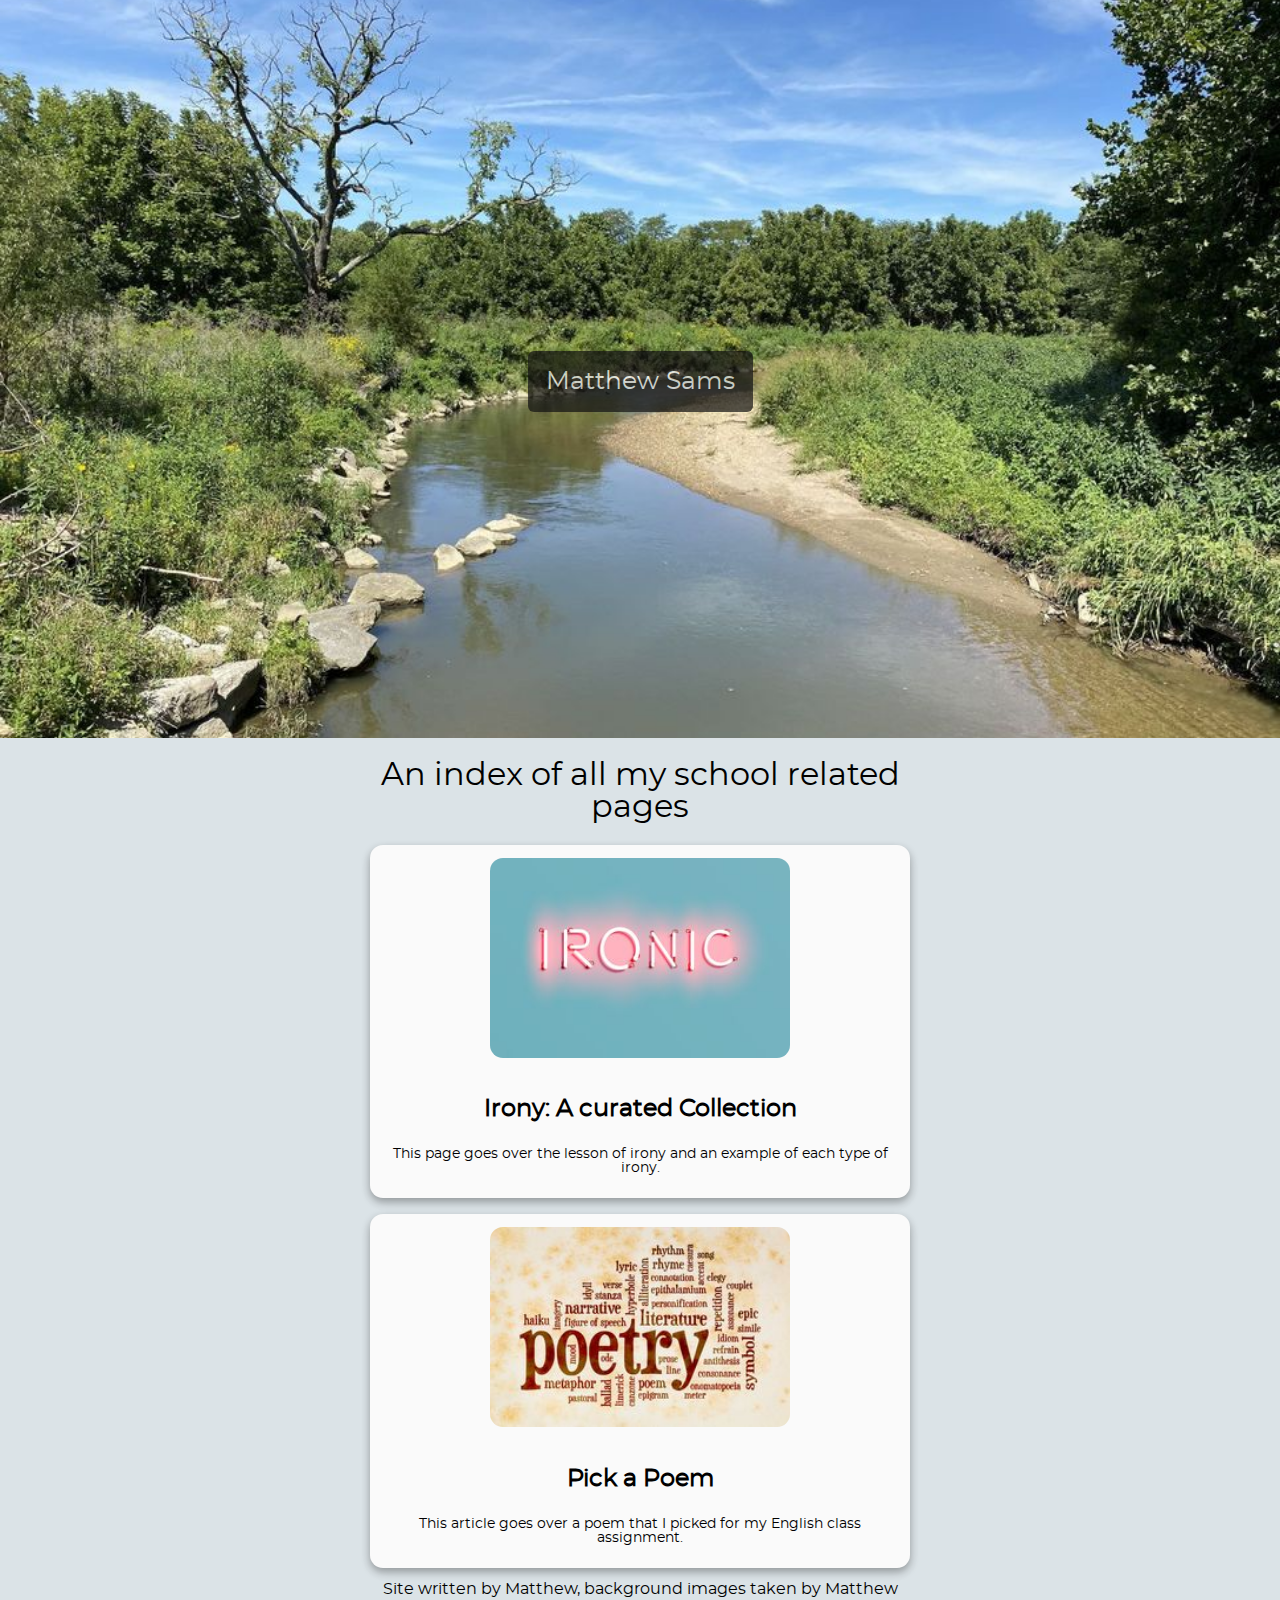
<file: index.html>
<!DOCTYPE html>
<html lang="en">
  <head>
<link rel="preload" as="style" href="/assets/style.css">
<link rel="stylesheet" href="assets/style.css">
<title>Matthew's School Projects</title>
<meta charset="utf-8">
<meta name="viewport" content="width=device-width, initial-scale=1.0">
<link rel="shortcut icon" href="/assets/img.jpeg" type="image/x-icon" />
<meta name="author" content="@MattStar45">
<meta name="description" content="This is an index of all my school projects. These projects will be saved and kept here for school purposes.">
<meta content="https://media.giphy.com/media/HgycnYQCMeJXO/giphy.gif" name="image">
<meta content="https://media.giphy.com/media/HgycnYQCMeJXO/giphy.gif" name="twitter:image">
<meta content="Matthew's School Projects" name="name">
<meta content="summary" name="twitter:card">
<meta content="Matthew's School Projects" name="twitter:title">
<meta content="Matthew's School Projects" name="og:title">
<meta content="https://media.giphy.com/media/HgycnYQCMeJXO/giphy.gif" name="og:image">
<meta content="#ed804e" name="theme-color">
<meta content="This is an index of all my school projects. These projects will be saved and kept here for school purposes." name="og:description">
<link rel="preload" as="image" href="assets/bg.jpg">
  </head>
  <body>
      <div class="parallax bg1">
        <div class="title">
        <span>Matthew Sams</span>
        </div>
      </div>
      <div class="container">
    <h1>An index of all my school related pages</h1>
      <div class="card"><a href="irony.html">
        <figure>
          <img src="assets/Article-covers/ironic.jpg" width="200" height="200" alt="ironic stock image">
          </figure>
          <h2>Irony: A curated Collection</h2>
          <p class="desc">This page goes over the lesson of irony and an example of each type of irony.</p>
          </a>
          </div>
          <div class="card"><a href="poem.html">
            <figure>
              <img src="assets/Article-covers/poem.jpeg" width="200" height="200" alt="poem stock image">
              </figure>
              <h2>Pick a Poem</h2>
              <p class="desc">This article goes over a poem that I picked for my English class assignment.</p>
              </a>
              </div>
             <footer>Site written by Matthew, background images taken by Matthew</footer>
              </div>
  </body>
</html>
</file>
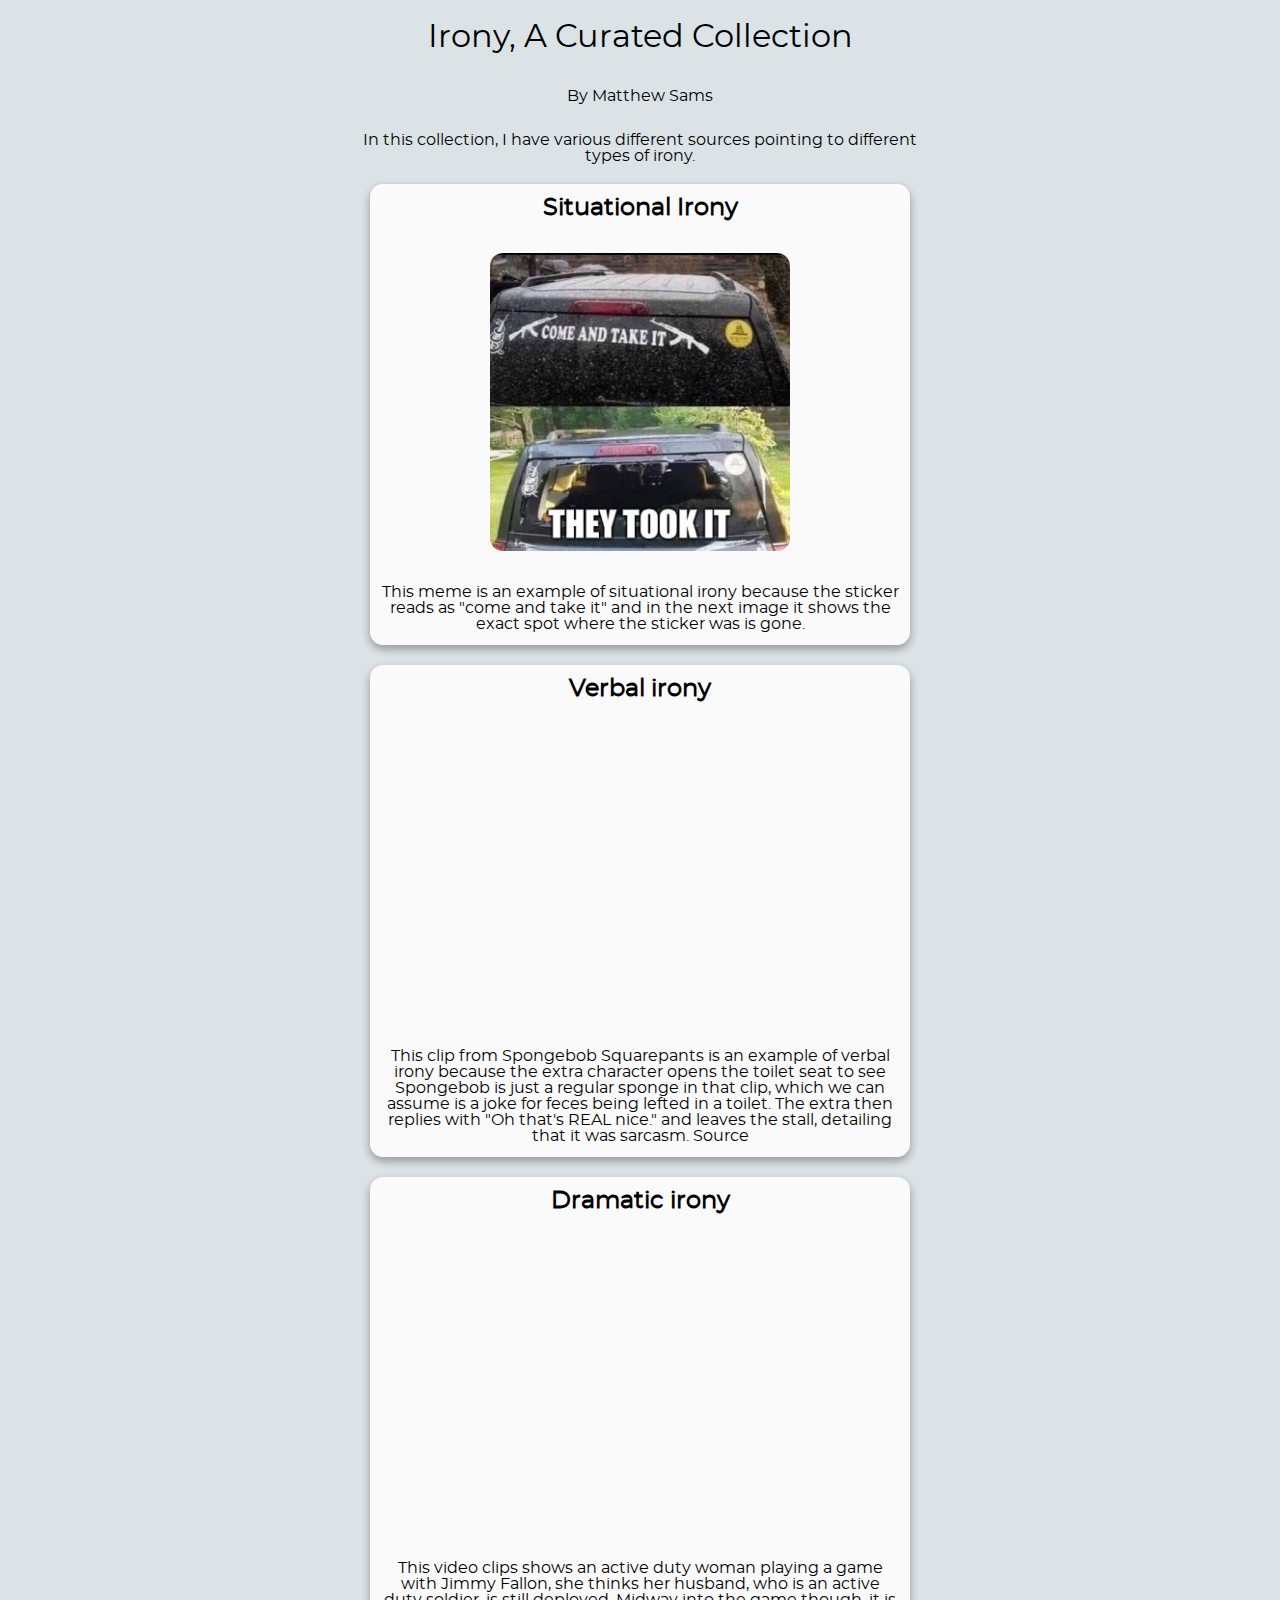
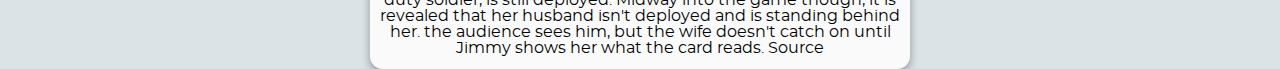
<file: irony.html>
<!DOCTYPE html>
<html lang="en">
  <head>
<link rel="preload" as="style" href="/assets/style.css">
<link rel="stylesheet" href="assets/style.css">
<title>Matthew's School Projects</title>
<meta charset="utf-8">
<meta name="viewport" content="width=device-width, initial-scale=1.0">
<link rel="shortcut icon" href="/assets/img.jpeg" type="image/x-icon" />
<meta name="author" content="@MattStar45">
<meta name="description" content="This is an index of all my school projects. These projects will be saved and kept here for school purposes.">
<meta content="https://media.giphy.com/media/HgycnYQCMeJXO/giphy.gif" name="image">
<meta content="https://media.giphy.com/media/HgycnYQCMeJXO/giphy.gif" name="twitter:image">
<meta content="Matthew's School Projects" name="name">
<meta content="summary" name="twitter:card">
<meta content="Matthew's School Projects" name="twitter:title">
<meta content="Matthew's School Projects" name="og:title">
<meta content="https://media.giphy.com/media/HgycnYQCMeJXO/giphy.gif" name="og:image">
<meta content="#ed804e" name="theme-color">
<meta content="This is an index of all my school projects. These projects will be saved and kept here for school purposes." name="og:description">
<link rel="preload" as="font" href="/assets/font.woff2">
<link rel="preload" as="image" href="assets/irony/situational.jpeg">
<link rel="preconnect" href="https://yt3.ggpht.com/">
<link rel="preconnect" href="https://i.ytimg.com">
  </head>
  <body>
  <div class="container">
  <h1>Irony, A Curated Collection</h1>
  <footer>By Matthew Sams</footer>
<p class="bo">In this collection, I have various different sources pointing to different types of irony.</p>
<div class="card">
  <h2>Situational Irony</h2>
  <figure>
    <img src="assets/irony/situational.jpeg" width="200" height="500" alt="meme showing situational irony">
    </figure>
    <p class="para">This meme is an example of situational irony because the sticker reads as "come and take it" and in the next image it shows the exact spot where the sticker was is gone.</p>
  </div>
  <div class="card">
    <h2>Verbal irony</h2>
      <iframe width="380" height="315" src="https://www.youtube.com/embed/yVB-qAP9HX4" frameborder="0" title="youtube embed" allow="accelerometer; autoplay; clipboard-write; encrypted-media; gyroscope; picture-in-picture" allowfullscreen></iframe>
      <p class="para">This clip from Spongebob Squarepants is an example of verbal irony because the extra character opens the toilet seat to see Spongebob is just a regular sponge in that clip, which we can assume is a joke for feces being lefted in a toilet. The extra then replies with "Oh that's REAL nice." and leaves the stall, detailing that it was sarcasm. <a aria-label="yt link" href="https://youtu.be/yVB-qAP9HX4">Source</a></p>
  </div>
  <div class="card">
    <h2>Dramatic irony</h2>
    <iframe width="380" height="315" src="https://www.youtube.com/embed/GYMF5mhuBUE" frameborder="0" title="yt embed" allow="accelerometer; autoplay; clipboard-write; encrypted-media; gyroscope; picture-in-picture" allowfullscreen></iframe>
    <p class="para">This video clips shows an active duty woman playing a game with Jimmy Fallon, she thinks her husband, who is an active duty soldier, is still deployed. Midway into the game though, it is revealed that her husband isn't deployed and is standing behind her. the audience sees him, but the wife doesn't catch on until Jimmy shows her what the card reads. <a aria-label="yt link" href="https://www.youtube.com/embed/GYMF5mhuBUE">Source</p>
  </div>
  </body>
  </html>
</file>
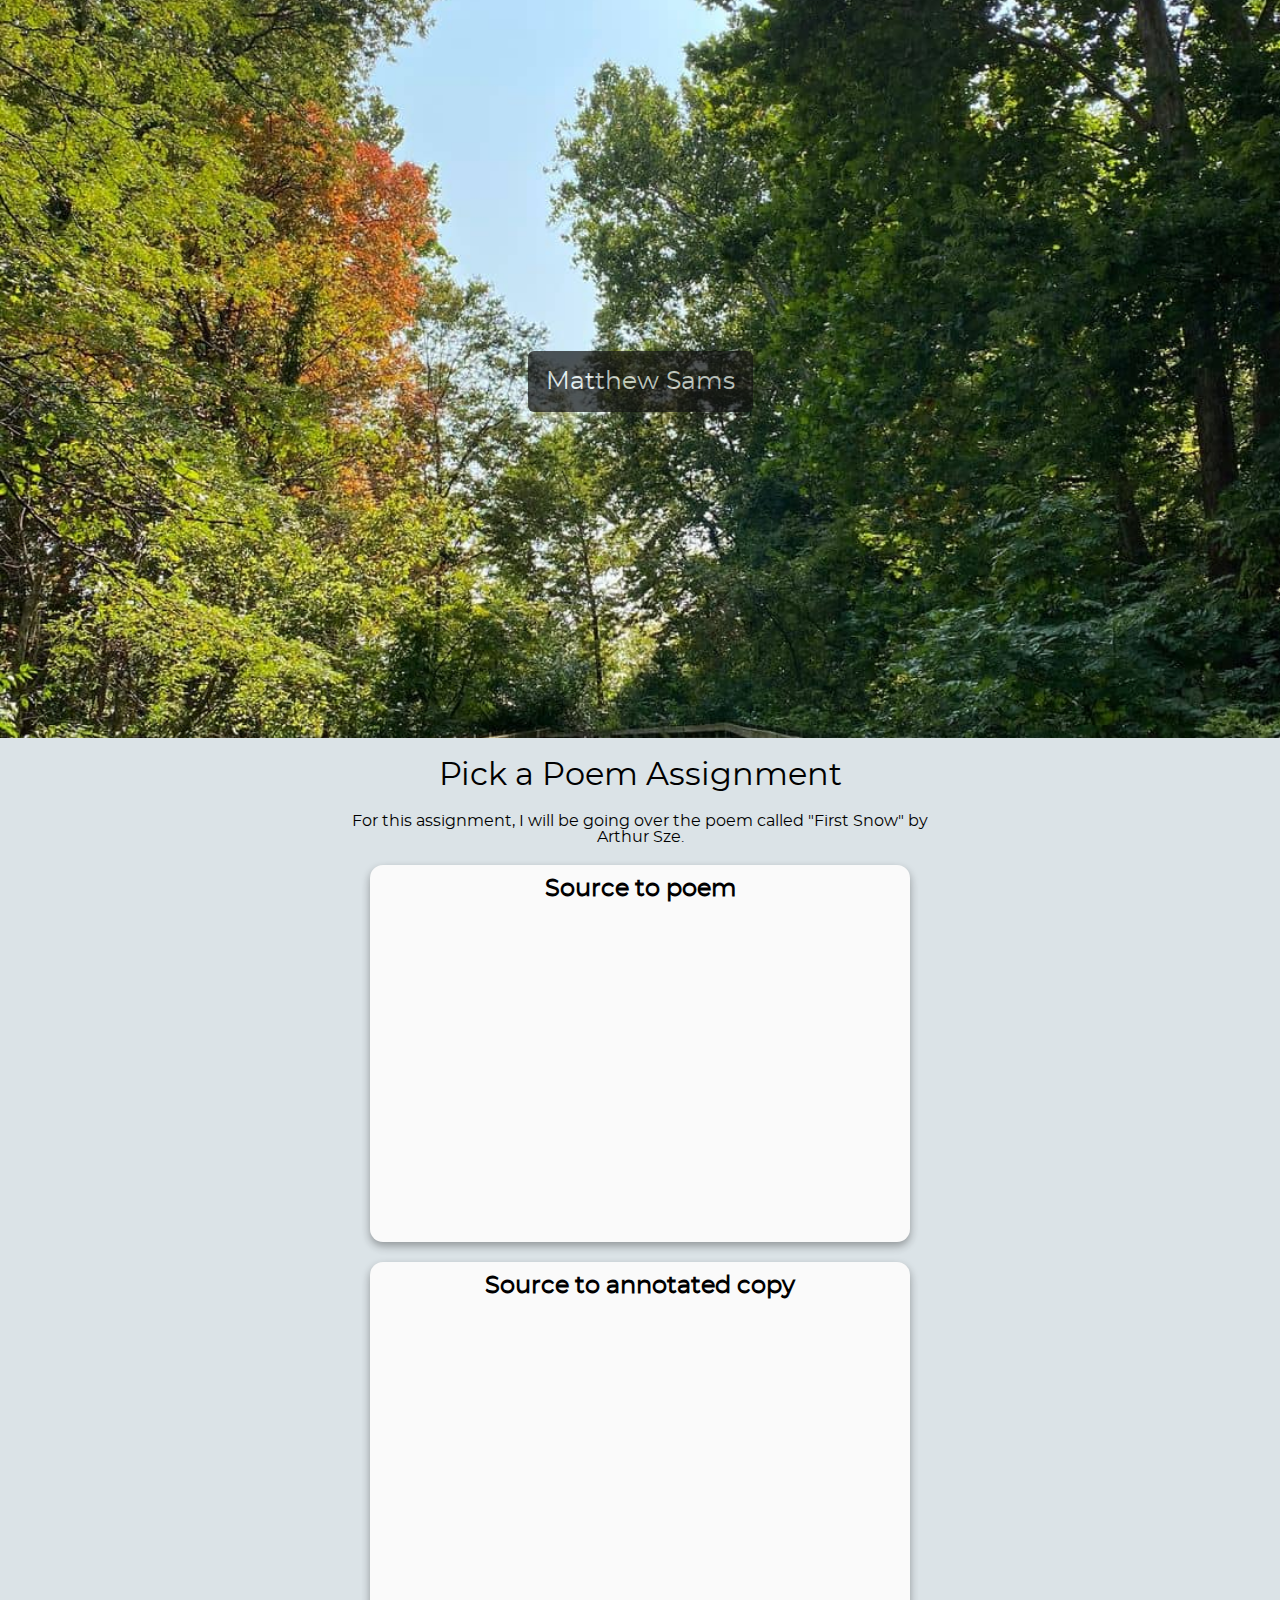
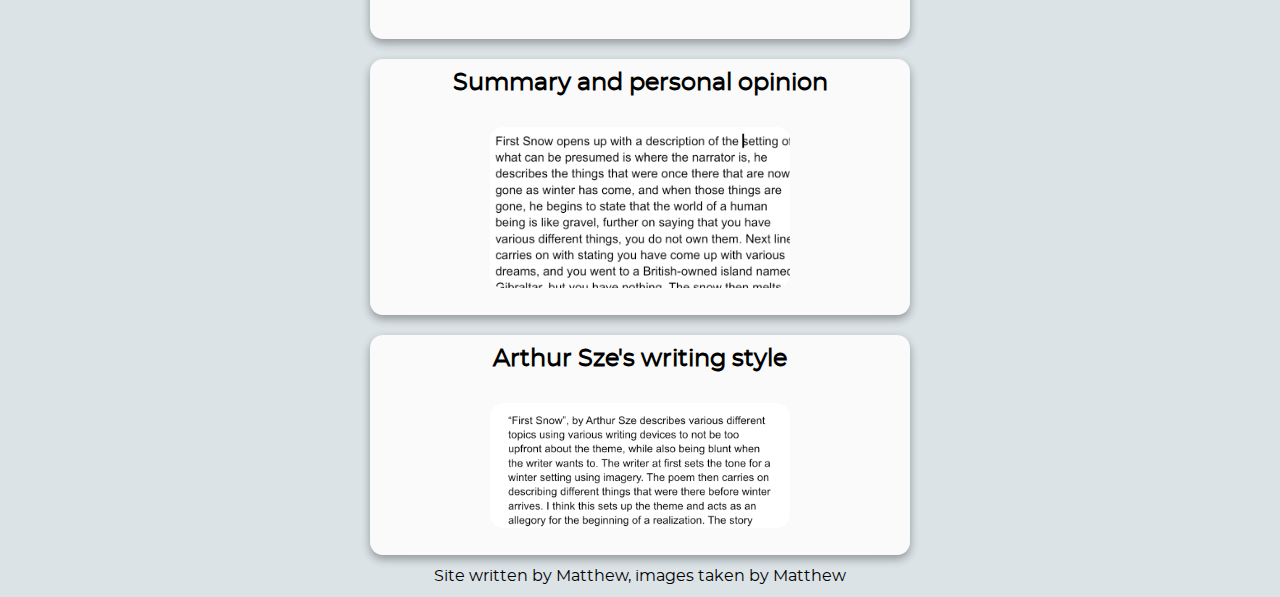
<file: poem.html>
<!DOCTYPE html>
<html lang="en">
  <head>
<link rel="preload" as="style" href="/assets/style.css">
<link rel="stylesheet" href="assets/style.css">
<title>Matthew's School Projects</title>
<meta charset="utf-8">
<meta name="viewport" content="width=device-width, initial-scale=1.0">
<link rel="shortcut icon" href="/assets/img.jpeg" type="image/x-icon" />
<meta name="author" content="@MattStar45">
<meta name="description" content="This is an index of all my school projects. These projects will be saved and kept here for school purposes.">
<meta content="https://media.giphy.com/media/HgycnYQCMeJXO/giphy.gif" name="image">
<meta content="https://media.giphy.com/media/HgycnYQCMeJXO/giphy.gif" name="twitter:image">
<meta content="Matthew's School Projects" name="name">
<meta content="summary" name="twitter:card">
<meta content="Matthew's School Projects" name="twitter:title">
<meta content="Matthew's School Projects" name="og:title">
<meta content="https://media.giphy.com/media/HgycnYQCMeJXO/giphy.gif" name="og:image">
<meta content="#ed804e" name="theme-color">
<meta content="This is an index of all my school projects. These projects will be saved and kept here for school purposes." name="og:description">
<link rel="preload" as="image" href="assets/bg2.jpg">
<link rel="preload" as="image" href="assets/poem/screen.jpeg">
<link rel="preload" as="image" href="assets/poem/screen2.jpeg">
  </head>
  <body>
       <div class="parallax bg2">
<div class="title">
        <span>Matthew Sams</span>
        </div>
      </div>
      <div class="container">
        <h1>Pick a Poem Assignment</h1>
        <p class="bo">For this assignment, I will be going over the poem called "First Snow" by Arthur Sze.</p>
      <div class="card"><a href="https://www.poetryfoundation.org/poems/152053/first-snow-5e0e478bd0a75">
      <h2>Source to poem</h2>
      <iframe src="assets/poem/powm.pdf" width="370" height="315" title="poem embed">
      </iframe>
      </a>
        </div>
        <div class="card"><a href="assets/poem/annotate.pdf">
          <h2>Source to annotated copy</h2>
          <iframe width="370" height="315" src="assets/poem/annotate.pdf" title="annotated copy of poem embed">
          </iframe>
          </a>
        </div>
        <div class="card"><a href="https://docs.google.com/document/d/1Mwtw1D3PCAQEk3nDbOpr1mEu-im6twiUTpSVJlf9Sy8/edit?usp=sharing">
        <h2>Summary and personal opinion</h2>
        <figure>
          <img src="assets/poem/screen.jpeg" alt="screenshot of summary and opinion doc" width="370" height="315">
        </figure>
        </a>
        </div>
        <div class="card">
          <h2>Arthur Sze's writing style</h2>
          <figure>
            <img src="assets/poem/screen2.jpeg" alt="screenshot of writing style doc" width="370" height="315">
            </figure>
            </a>
            </div>
            <footer>Site written by Matthew, images taken by Matthew</footer>
    </div>
  </body>
  </html>
</file>
<file: assets/style.css>
@font-face {
    font-family: Montserrat;
    src: url(font.woff2);
    font-display:swap
}
body, html{
  font-family: 'Montserrat', sans-serif;
   height: 100%;
   margin: 0;
   background-color: #Dbe3e7;
}
.container{
  text-align: center;
  margin: 0 auto;
  max-width: 600px;
  margin-bottom: 0.8em;
}
.card{
  border-radius: 13px;
  width: 90%;
  max-width: 600px;
  box-shadow: 0 4px 8px 0 rgba(0, 0, 0, .322), 0 6px 20px 0 rgba(0, 0, 0, .021);
padding-bottom: 0.2em;
 background-color: #FAFAFA;
 margin: 0 auto;
}
.desc{
  font-size: 14px;
  margin: 1;
  padding: 6px;
}
.card:hover{
  transition: 0.1s ease-in;
}
.card img{
  margin-top: 0.8em;
  width: 100%;
  height: 100%;
  max-width: 300px;
  object-fit: cover;
  border-radius: 13px;
  overflow: hidden;
  margin-bottom: 0.3em;
}
.card a:hover, a:hover{
  text-decoration: underline;
  color: #5679a4;
}
 .card a{
  color: black;
  text-decoration: none;
}
a{
  text-decoration: none;
}
.card a:active, a:active{
  color: #5294ce;
}
.bo{
font-size: 16px;
}
.parallax { 
   background-attachment: fixed;
  background-position: center;
  background-repeat: no-repeat;
  background-size: cover;
  min-height: 82%;
  text-align: center;
}
.title{
  position: absolute;
  left: 0;
  top: 41%;
  width: 100%;
  text-align: center;
}
.title span{
  color: #ECF1F1;
    background-color: #111;
  padding: 18px;
  font-size: 25px;
  border-radius: 6px;
  opacity: 70%
}
.bigcards img{
  width: 100%;
  height: 100%;
  max-width: 600px;
  border-radius: 13px;
}
.bigcards p{
  padding: 7px;
}
h1{
  font-weight: 400;
}
h2{
  padding-top: 0.5em;
}
.para{
      margin: 0;
    padding: .6em;
    margin-left: auto;
    margin-right: auto;
    text-align: center;
    overflow-wrap:break-word
}
iframe{
  border-radius: 13px;
  border: 1px #5294ce;
}
footer{
  padding-top: .8em;
  padding-bottom: .8em;
}

.bg1{
   background-image: url("bg.jpg");
}
.bg2{
  background-image: url('bg2.jpg');
}
</file>
